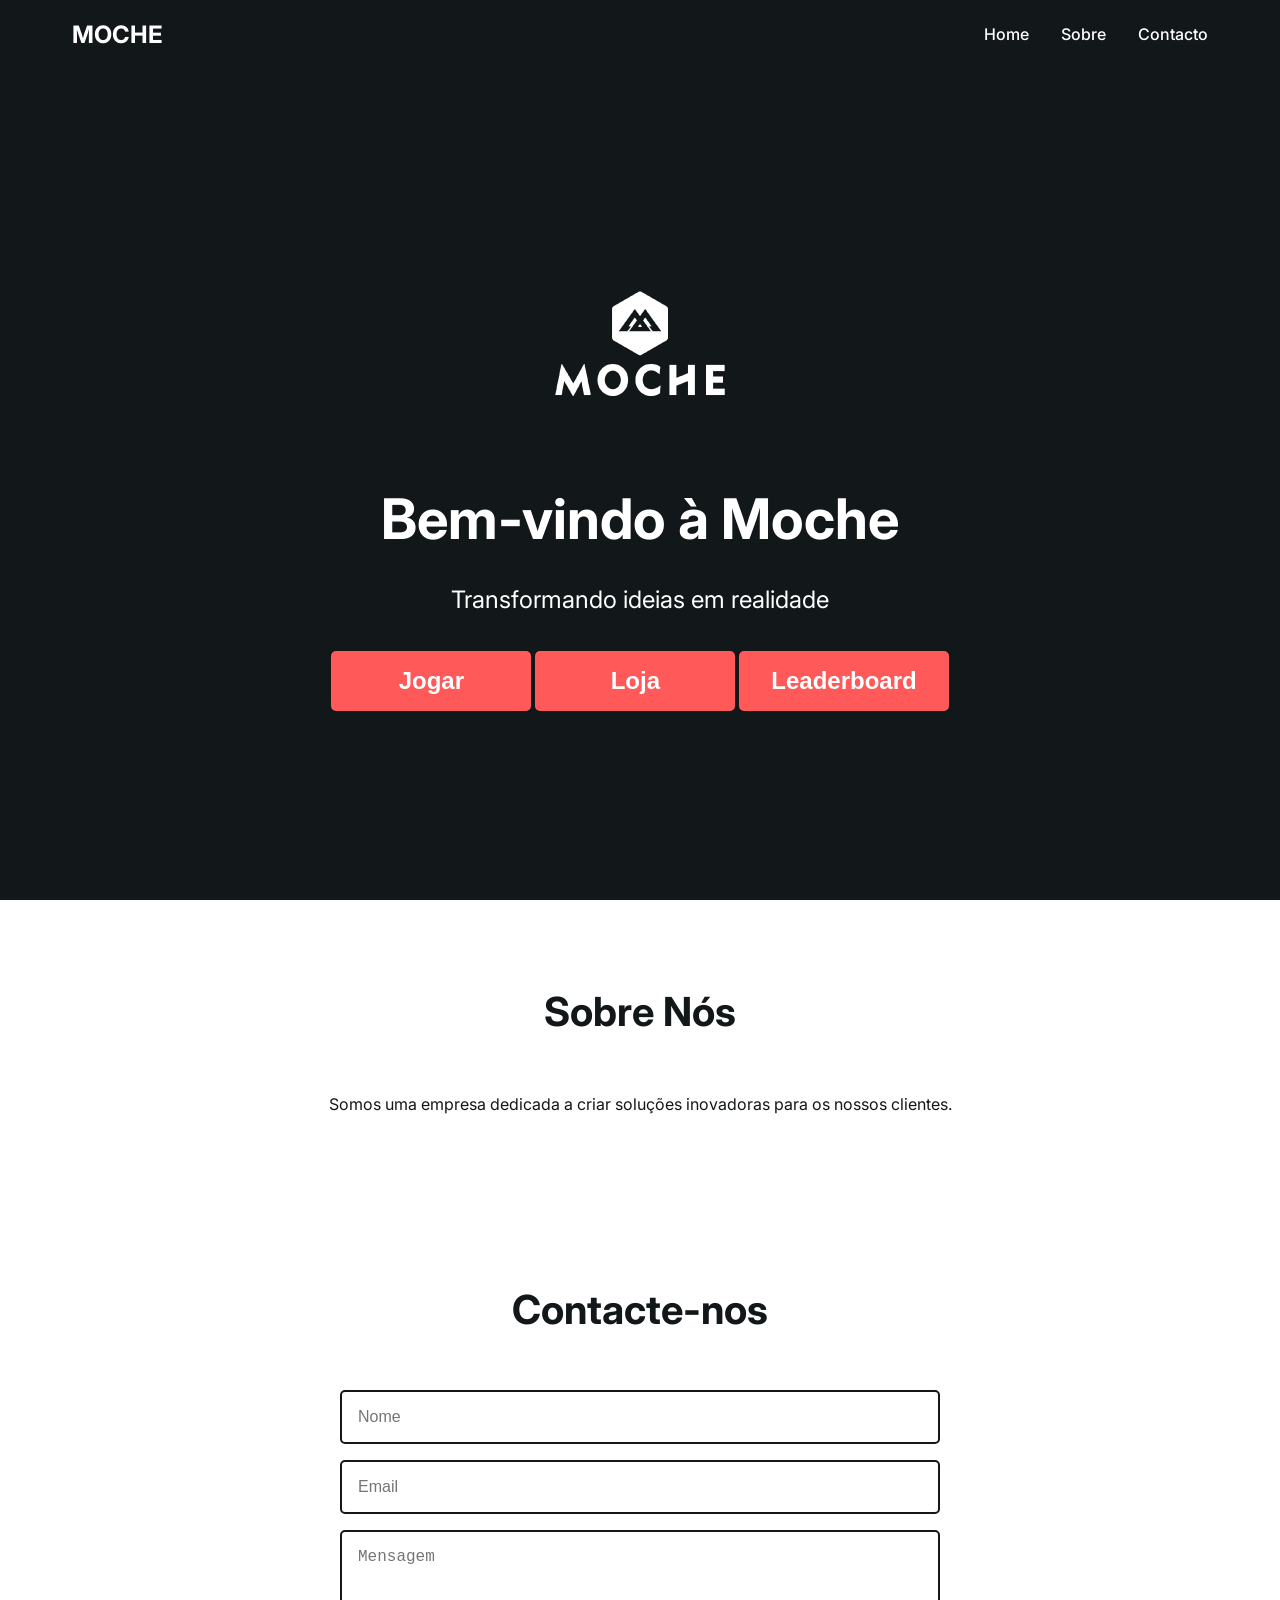
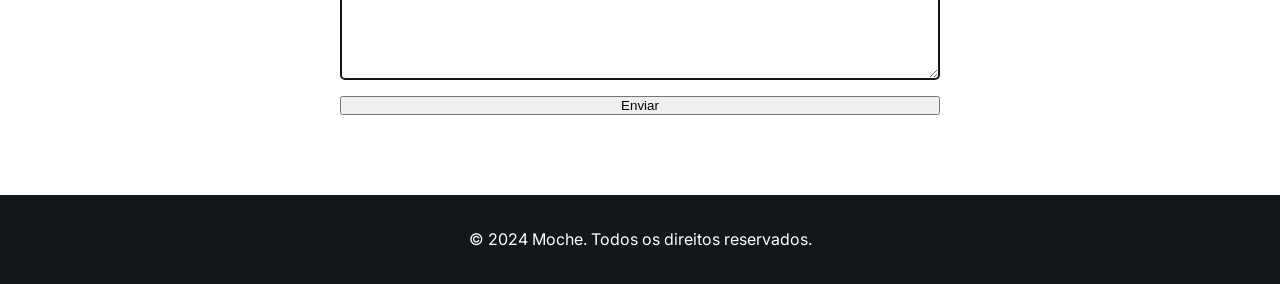
<file: index.html>
<!DOCTYPE html>
<html lang="pt">
<head>
    <meta charset="UTF-8">
    <meta name="viewport" content="width=device-width, initial-scale=1.0">
    <title>Moche</title>
    <link rel="stylesheet" href="styles.css">
    <link rel="preconnect" href="https://fonts.googleapis.com">
    <link rel="preconnect" href="https://fonts.gstatic.com" crossorigin>
    <link href="https://fonts.googleapis.com/css2?family=Inter:wght@400;500;600;700&display=swap" rel="stylesheet">
</head>
<body>
    <header class="header">
        <nav class="nav-container">
            <div class="logo">MOCHE</div>
            <ul class="nav-links">
                <li><a href="#home">Home</a></li>
                <li><a href="#about">Sobre</a></li>
                <li><a href="#contact">Contacto</a></li>
            </ul>
        </nav>
    </header>

    <main>
        <section id="hero" class="hero-section">
            <div class="hero-content">
                <div class="logo-container">
                    <img src="logo.png" alt="Moche Logo" class="main-logo">
                </div>
                <h1>Bem-vindo à Moche</h1>
                <p>Transformando ideias em realidade</p>
                <div class="button-container">
                    <button class="cta-button" onclick="window.location.href='game.html'">Jogar</button>
                    <button class="cta-button" onclick="window.location.href='shop.html'">Loja</button>
                    <button class="cta-button" onclick="window.location.href='leaderboard.html'">Leaderboard</button>
                </div>
            </div>
        </section>

        <section id="about" class="about-section">
            <h2>Sobre Nós</h2>
            <div class="about-content">
                <p>Somos uma empresa dedicada a criar soluções inovadoras para os nossos clientes.</p>
            </div>
        </section>

        <section id="contact" class="contact-section">
            <h2>Contacte-nos</h2>
            <form class="contact-form">
                <input type="text" placeholder="Nome" required>
                <input type="email" placeholder="Email" required>
                <textarea placeholder="Mensagem" required></textarea>
                <button type="submit" class="submit-button">Enviar</button>
            </form>
        </section>
    </main>

    <footer class="footer">
        <div class="footer-content">
            <p>&copy; 2024 Moche. Todos os direitos reservados.</p>
        </div>
    </footer>

    <script src="script.js"></script>
</body>
</html>
</file>
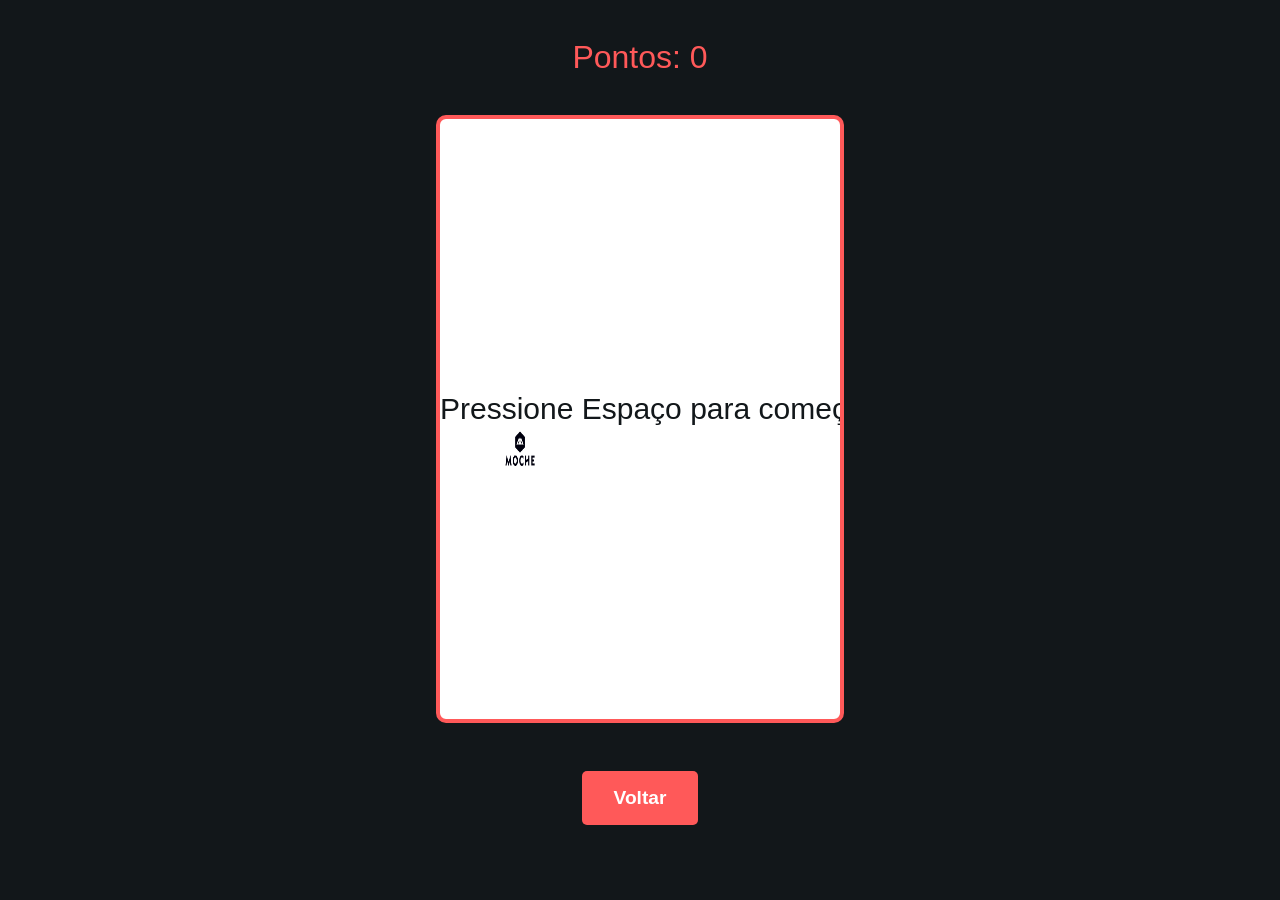
<file: game.html>
<!DOCTYPE html>
<html lang="pt">
<head>
    <meta charset="UTF-8">
    <meta name="viewport" content="width=device-width, initial-scale=1.0">
    <title>Moche Game</title>
    <link rel="stylesheet" href="styles.css">
    <style>
        .game-container {
            display: flex;
            flex-direction: column;
            align-items: center;
            padding: 2rem;
            background-color: var(--black);
            min-height: 100vh;
        }

        #gameCanvas {
            background-color: var(--white);
            border: 4px solid var(--red);
            border-radius: 10px;
            margin-bottom: 2rem;
        }

        .game-info {
            color: var(--white);
            font-size: 1.5rem;
            margin-bottom: 1rem;
        }

        .points-display {
            font-size: 2rem;
            color: var(--red);
            margin-bottom: 1rem;
        }

        .back-button {
            background-color: var(--red);
            color: var(--white);
            border: none;
            padding: 1rem 2rem;
            font-size: 1.2rem;
            font-weight: 600;
            border-radius: 5px;
            cursor: pointer;
            transition: all 0.3s ease;
            margin-top: 1rem;
        }

        .back-button:hover {
            background-color: var(--white);
            color: var(--red);
        }
    </style>
</head>
<body>
    <div class="game-container">
        <div class="game-info">
            <div class="points-display">Pontos: <span id="points">0</span></div>
        </div>
        <canvas id="gameCanvas" width="400" height="600"></canvas>
        <button class="back-button" onclick="window.location.href='index.html'">Voltar</button>
    </div>

    <script src="game.js"></script>
</body>
</html>
</file>
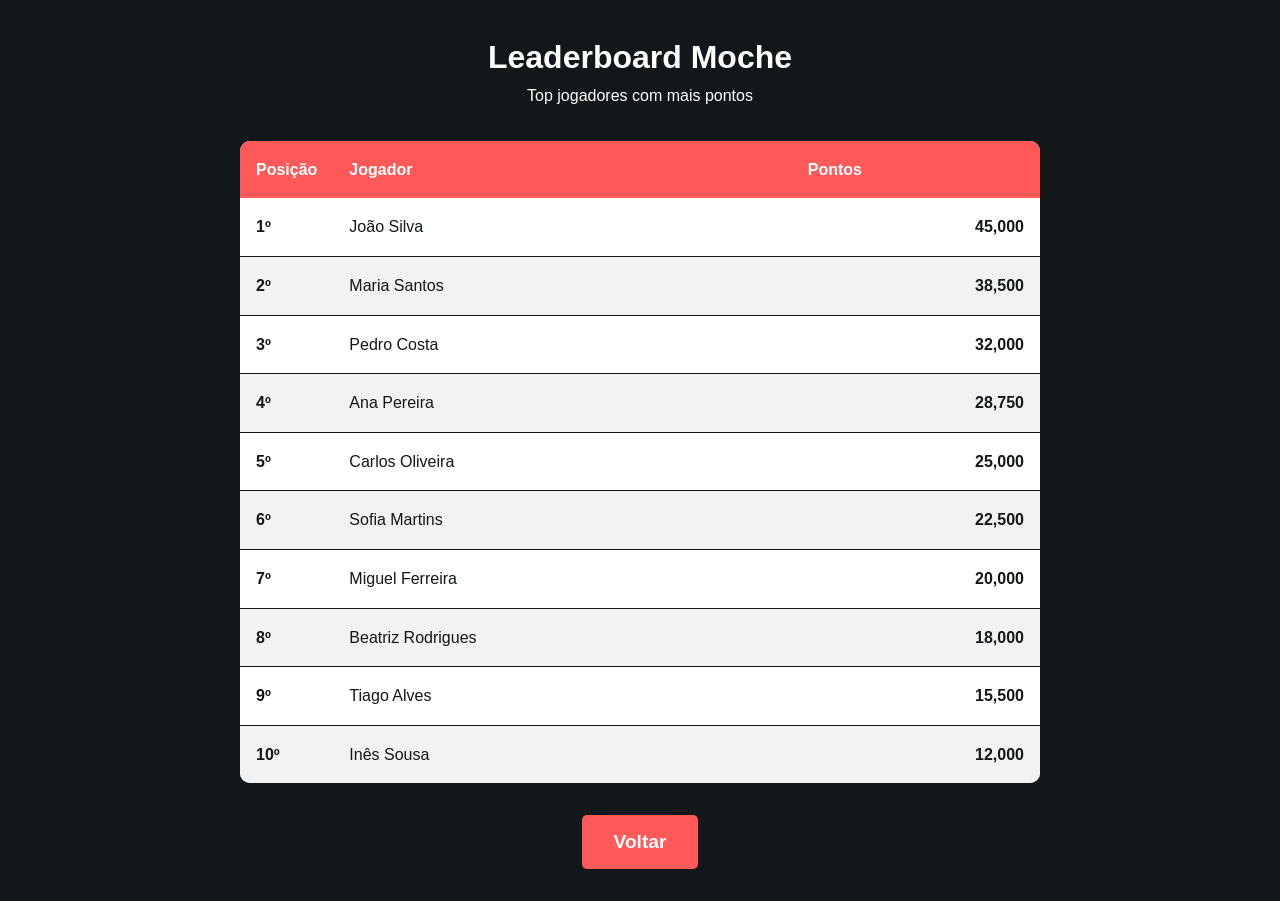
<file: leaderboard.html>
<!DOCTYPE html>
<html lang="pt">
<head>
    <meta charset="UTF-8">
    <meta name="viewport" content="width=device-width, initial-scale=1.0">
    <title>Leaderboard Moche</title>
    <link rel="stylesheet" href="styles.css">
    <style>
        .leaderboard-container {
            background-color: var(--black);
            min-height: 100vh;
            padding: 2rem;
            display: flex;
            flex-direction: column;
            align-items: center;
        }

        .leaderboard-header {
            color: var(--white);
            text-align: center;
            margin-bottom: 2rem;
        }

        .leaderboard-table {
            width: 80%;
            max-width: 800px;
            background-color: var(--white);
            border-radius: 10px;
            overflow: hidden;
            margin-bottom: 2rem;
        }

        .leaderboard-table table {
            width: 100%;
            border-collapse: collapse;
        }

        .leaderboard-table th {
            background-color: var(--red);
            color: var(--white);
            padding: 1rem;
            text-align: left;
        }

        .leaderboard-table td {
            padding: 1rem;
            border-bottom: 1px solid var(--black);
        }

        .leaderboard-table tr:last-child td {
            border-bottom: none;
        }

        .leaderboard-table tr:nth-child(even) {
            background-color: #f2f2f2;
        }

        .position {
            font-weight: bold;
            width: 50px;
        }

        .points {
            text-align: right;
            font-weight: bold;
        }

        .back-button {
            background-color: var(--red);
            color: var(--white);
            border: none;
            padding: 1rem 2rem;
            font-size: 1.2rem;
            font-weight: 600;
            border-radius: 5px;
            cursor: pointer;
            transition: all 0.3s ease;
        }

        .back-button:hover {
            background-color: var(--white);
            color: var(--red);
        }
    </style>
</head>
<body>
    <div class="leaderboard-container">
        <div class="leaderboard-header">
            <h1>Leaderboard Moche</h1>
            <p>Top jogadores com mais pontos</p>
        </div>
        
        <div class="leaderboard-table">
            <table>
                <thead>
                    <tr>
                        <th>Posição</th>
                        <th>Jogador</th>
                        <th>Pontos</th>
                    </tr>
                </thead>
                <tbody>
                    <tr>
                        <td class="position">1º</td>
                        <td>João Silva</td>
                        <td class="points">45,000</td>
                    </tr>
                    <tr>
                        <td class="position">2º</td>
                        <td>Maria Santos</td>
                        <td class="points">38,500</td>
                    </tr>
                    <tr>
                        <td class="position">3º</td>
                        <td>Pedro Costa</td>
                        <td class="points">32,000</td>
                    </tr>
                    <tr>
                        <td class="position">4º</td>
                        <td>Ana Pereira</td>
                        <td class="points">28,750</td>
                    </tr>
                    <tr>
                        <td class="position">5º</td>
                        <td>Carlos Oliveira</td>
                        <td class="points">25,000</td>
                    </tr>
                    <tr>
                        <td class="position">6º</td>
                        <td>Sofia Martins</td>
                        <td class="points">22,500</td>
                    </tr>
                    <tr>
                        <td class="position">7º</td>
                        <td>Miguel Ferreira</td>
                        <td class="points">20,000</td>
                    </tr>
                    <tr>
                        <td class="position">8º</td>
                        <td>Beatriz Rodrigues</td>
                        <td class="points">18,000</td>
                    </tr>
                    <tr>
                        <td class="position">9º</td>
                        <td>Tiago Alves</td>
                        <td class="points">15,500</td>
                    </tr>
                    <tr>
                        <td class="position">10º</td>
                        <td>Inês Sousa</td>
                        <td class="points">12,000</td>
                    </tr>
                </tbody>
            </table>
        </div>

        <button class="back-button" onclick="window.location.href='index.html'">Voltar</button>
    </div>
</body>
</html>
</file>
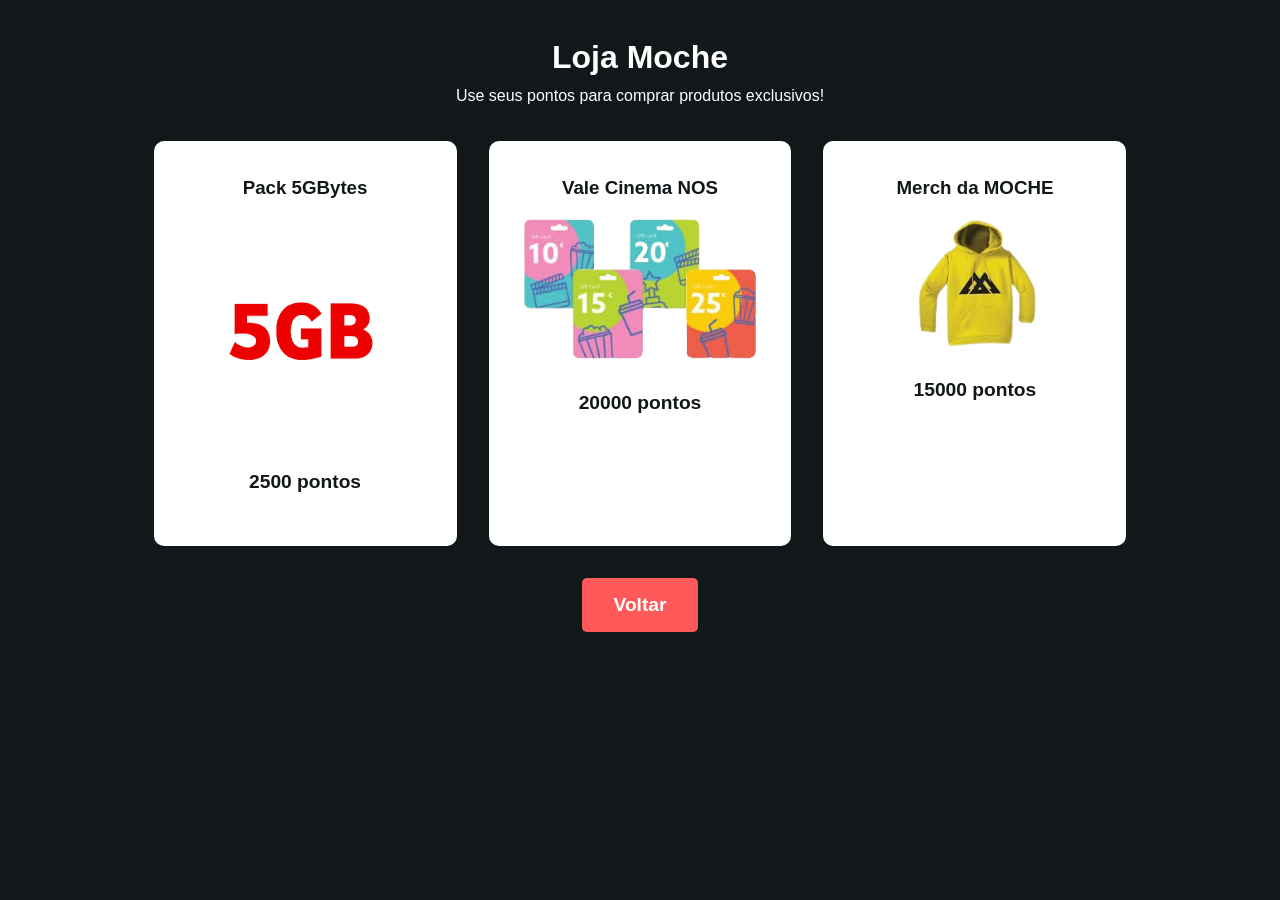
<file: shop.html>
<!DOCTYPE html>
<html lang="pt">
<head>
    <meta charset="UTF-8">
    <meta name="viewport" content="width=device-width, initial-scale=1.0">
    <title>Loja Moche</title>
    <link rel="stylesheet" href="styles.css">
    <style>
        .shop-container {
            background-color: var(--black);
            min-height: 100vh;
            padding: 2rem;
            display: flex;
            flex-direction: column;
            align-items: center;
        }

        .shop-header {
            color: var(--white);
            text-align: center;
            margin-bottom: 2rem;
        }

        .shop-items {
            display: grid;
            grid-template-columns: repeat(auto-fit, minmax(250px, 1fr));
            gap: 2rem;
            width: 80%;
            max-width: 1200px;
        }

        .shop-item {
            background-color: var(--white);
            padding: 2rem;
            border-radius: 10px;
            text-align: center;
            transition: transform 0.3s ease;
            cursor: pointer;
        }

        .shop-item:hover {
            transform: translateY(-5px);
            background-color: var(--red);
            color: var(--white);
        }

        .shop-item h3 {
            margin-bottom: 1rem;
            color: var(--black);
        }

        .shop-item p {
            margin-bottom: 1rem;
            color: var(--black);
        }

        .shop-item .price {
            font-weight: bold;
            font-size: 1.2rem;
        }

        .shop-item img {
            max-width: 100%;
            height: auto;
            border-radius: 5px;
            margin-bottom: 1rem;
        }

        .back-button {
            background-color: var(--red);
            color: var(--white);
            border: none;
            padding: 1rem 2rem;
            font-size: 1.2rem;
            font-weight: 600;
            border-radius: 5px;
            cursor: pointer;
            transition: all 0.3s ease;
            margin-top: 2rem;
        }

        .back-button:hover {
            background-color: var(--white);
            color: var(--red);
        }
    </style>
</head>
<body>
    <div class="shop-container">
        <div class="shop-header">
            <h1>Loja Moche</h1>
            <p>Use seus pontos para comprar produtos exclusivos!</p>
        </div>
        
        <div class="shop-items">
            <div class="shop-item" data-cost="100" data-id="1">
                <h3>Pack 5GBytes</h3>
                <img src="5G.png" alt="5G">
                <p class="price">2500 pontos</p>
            </div>
            <div class="shop-item" data-cost="200" data-id="2">
                <h3>Vale Cinema NOS</h3>
                <img src="ValeCinema.png" alt="Vale Cinema">
                <p class="price">20000 pontos</p>
            </div>
            <div class="shop-item" data-cost="300" data-id="3">
                <h3>Merch da MOCHE</h3>
                <img src="merch.png" alt="Merch Moche">
                <p class="price">15000 pontos</p>
            </div>
        </div>

        <button class="back-button" onclick="window.location.href='index.html'">Voltar</button>
    </div>
</body>
</html>
</file>
<file: styles.css>
:root {
    --black: #12171A;
    --red: #FF5959;
    --white: #FFFFFF;
}

* {
    margin: 0;
    padding: 0;
    box-sizing: border-box;
}

body {
    font-family: 'Inter', sans-serif;
    line-height: 1.6;
    color: var(--black);
    background-color: var(--white);
    overflow-x: hidden;
}

/* Header Styles */
.header {
    background-color: var(--black);
    padding: 1rem 0;
    position: fixed;
    width: 100%;
    top: 0;
    z-index: 1000;
}

.nav-container {
    max-width: 1200px;
    margin: 0 auto;
    padding: 0 2rem;
    display: flex;
    justify-content: space-between;
    align-items: center;
}

.logo {
    color: var(--white);
    font-size: 1.5rem;
    font-weight: 700;
}

.nav-links {
    display: flex;
    list-style: none;
    gap: 2rem;
}

.nav-links a {
    color: var(--white);
    text-decoration: none;
    font-weight: 500;
    transition: color 0.3s ease;
}

.nav-links a:hover {
    color: var(--red);
}

/* Hero Section */
.hero-section {
    min-height: 100vh;
    height: auto;
    background-color: var(--black);
    color: var(--white);
    display: flex;
    align-items: center;
    justify-content: center;
    text-align: center;
    padding: 6rem 2rem 2rem;
}

.hero-content {
    max-width: 800px;
    margin: 0 auto;
    opacity: 1;
    transform: none;
    animation: none;
}

.logo-container {
    margin-bottom: 2rem;
    opacity: 1;
    transform: none;
    animation: none;
}

.main-logo {
    max-width: 400px;
    height: auto;
    filter: brightness(0) invert(1);
    opacity: 1;
    transform: none;
    animation: none;
}

.hero-content h1 {
    font-size: 3.5rem;
    margin-bottom: 1rem;
}

.hero-content p {
    font-size: 1.5rem;
    margin-bottom: 2rem;
}

.button-container {
    margin-top: 2rem;
}

.cta-button {
    background-color: var(--red);
    color: var(--white);
    border: none;
    padding: 1rem 2rem;
    font-size: 1.5rem;
    font-weight: 600;
    border-radius: 5px;
    cursor: pointer;
    transition: all 0.3s ease;
    min-width: 200px;
}

.cta-button:hover {
    background-color: var(--white);
    color: var(--red);
    transform: scale(1.05);
}

/* Sections */
section {
    padding: 5rem 2rem;
}

section h2 {
    text-align: center;
    margin-bottom: 3rem;
    font-size: 2.5rem;
}

/* About Section */
.about-section {
    background-color: var(--white);
}

.about-content {
    max-width: 800px;
    margin: 0 auto;
    text-align: center;
}

/* Services Section */
.services-section {
    background-color: var(--black);
    color: var(--white);
}

.services-grid {
    display: grid;
    grid-template-columns: repeat(auto-fit, minmax(300px, 1fr));
    gap: 2rem;
    max-width: 1200px;
    margin: 0 auto;
}

.service-card {
    background-color: var(--white);
    color: var(--black);
    padding: 2rem;
    border-radius: 10px;
    box-shadow: 0 4px 6px rgba(0, 0, 0, 0.1);
    transition: transform 0.3s ease;
}

.service-card:hover {
    transform: translateY(-5px);
    background-color: var(--red);
    color: var(--white);
}

/* Contact Section */
.contact-section {
    background-color: var(--white);
}

.contact-form {
    max-width: 600px;
    margin: 0 auto;
    display: flex;
    flex-direction: column;
    gap: 1rem;
}

.contact-form input,
.contact-form textarea {
    padding: 1rem;
    border: 2px solid var(--black);
    border-radius: 5px;
    font-size: 1rem;
}

.contact-form textarea {
    height: 150px;
    resize: vertical;
}

/* Footer */
.footer {
    background-color: var(--black);
    color: var(--white);
    padding: 2rem;
    text-align: center;
}

/* Responsive Design */
@media (max-width: 768px) {
    .nav-links {
        display: none;
    }
    
    .hero-content h1 {
        font-size: 2.5rem;
    }
    
    .hero-content p {
        font-size: 1.2rem;
    }
}
</file>
